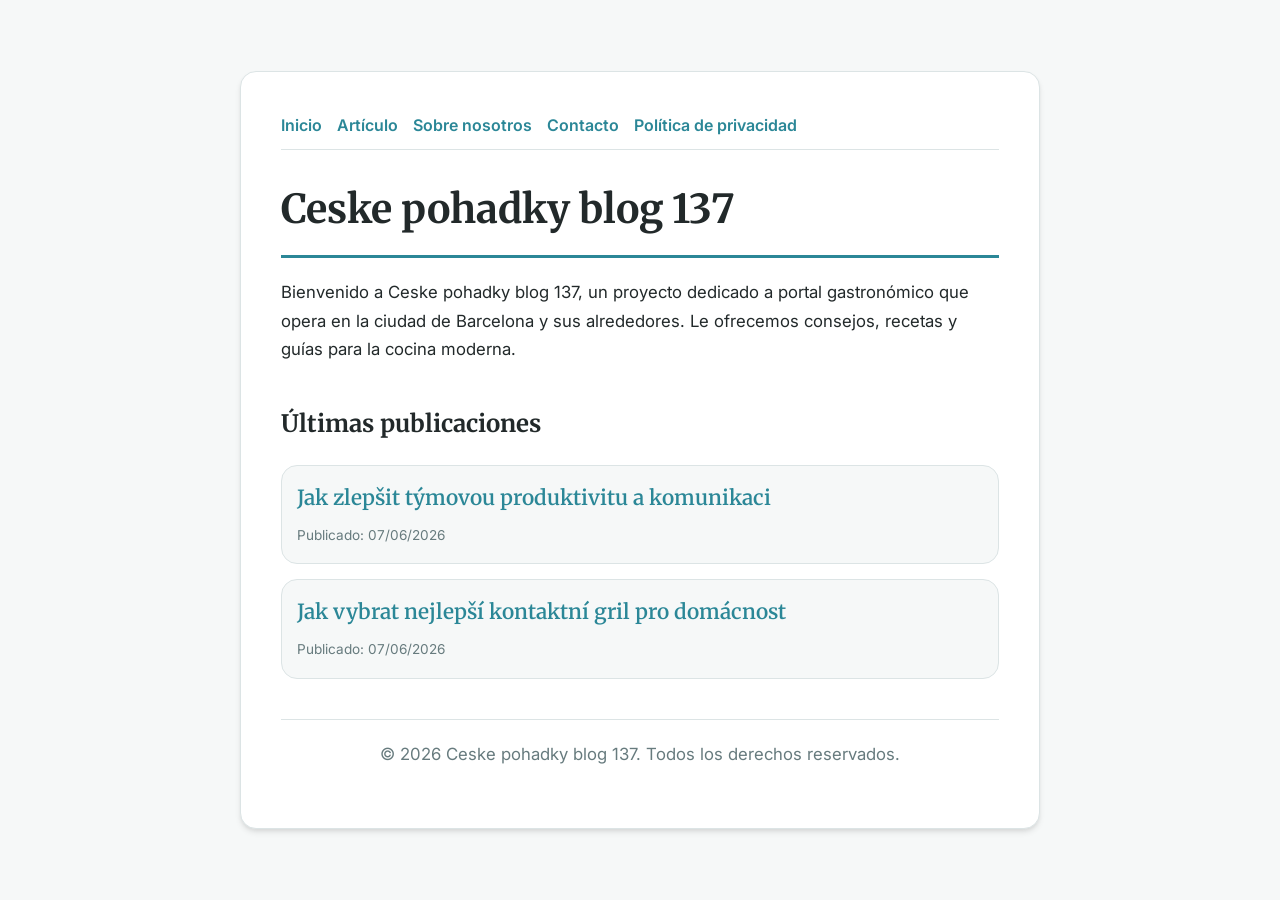
<file: index.html>
<!DOCTYPE html>
<html lang="es">
<head>
    <meta charset="UTF-8">
    <meta name="viewport" content="width=device-width, initial-scale=1.0">
    <title>Ceske pohadky blog 137 | Portal gastronómico - Barcelona</title>
    <meta name="description" content="Bienvenido a Ceske pohadky blog 137, un proyecto dedicado a portal gastronómico que opera en la ciudad de Barcelona y sus alrededores. Le ofrecemos consejos, recetas y guías para la cocina moderna.">
    <meta name="geo.region" content="ES" />
    <meta name="geo.placename" content="Barcelona" />
    <meta name="geo.position" content="41.3851;2.1734" />
    <meta name="ICBM" content="41.3851, 2.1734" />
    <link rel="stylesheet" href="style.css">
    <script type="application/ld+json">
{
  "@context": "https://schema.org",
  "@type": "LocalBusiness",
  "name": "Ceske pohadky blog 137",
  "url": "https://ceske-pohadky-blog-137.github.io",
  "telephone": "+34 93 555 45 67",
  "address": {
    "@type": "PostalAddress",
    "addressLocality": "Barcelona",
    "addressRegion": "Cataluña",
    "postalCode": "08001",
    "addressCountry": "ES"
  },
  "geo": {
    "@type": "GeoCoordinates",
    "latitude": 41.3851,
    "longitude": 2.1734
  }
}
</script>
</head>
<body>
    
        <div class="container" style="max-width: 800px;">
            <nav style="display: flex; gap: 15px; margin-bottom: 25px; border-bottom: 1px solid var(--border-color); padding-bottom: 10px; overflow-x: auto; flex-wrap: wrap;">
            <a href="index.html">Inicio</a>
            <a href="jak-zlepsit-tymovou-produktivitu-a-komunikaci.html">Artículo</a>
            <a href="about.html">Sobre nosotros</a>
            <a href="contact.html">Contacto</a>
            <a href="privacy.html">Política de privacidad</a>
        </nav>
            <h1>Ceske pohadky blog 137</h1>
            <p>Bienvenido a Ceske pohadky blog 137, un proyecto dedicado a portal gastronómico que opera en la ciudad de Barcelona y sus alrededores. Le ofrecemos consejos, recetas y guías para la cocina moderna.</p>
            <h2 style="margin-top: 40px;">Últimas publicaciones</h2>
            <ul style="list-style-type: none; padding-left: 0;">
                <li style="background: var(--bg-color); padding: 15px; border-radius: var(--border-radius); border: 1px solid var(--border-color); margin-bottom: 15px;">
                <h3 style="margin-bottom: 5px; font-size: 1.3rem;"><a href="jak-zlepsit-tymovou-produktivitu-a-komunikaci.html">Jak zlepšit týmovou produktivitu a komunikaci</a></h3>
                <span style="font-size:0.85rem; color: var(--muted-text)">Publicado: 07/06/2026</span>
            </li>
<li style="background: var(--bg-color); padding: 15px; border-radius: var(--border-radius); border: 1px solid var(--border-color); margin-bottom: 15px;">
                <h3 style="margin-bottom: 5px; font-size: 1.3rem;"><a href="jak-vybrat-nejlepsi-kontaktni-gril-pro-domacnost.html">Jak vybrat nejlepší kontaktní gril pro domácnost</a></h3>
                <span style="font-size:0.85rem; color: var(--muted-text)">Publicado: 07/06/2026</span>
            </li>

            </ul>
            <footer>
                <p>&copy; 2026 Ceske pohadky blog 137. Todos los derechos reservados.</p>
            </footer>
        </div>
        
</body>
</html>
</file>
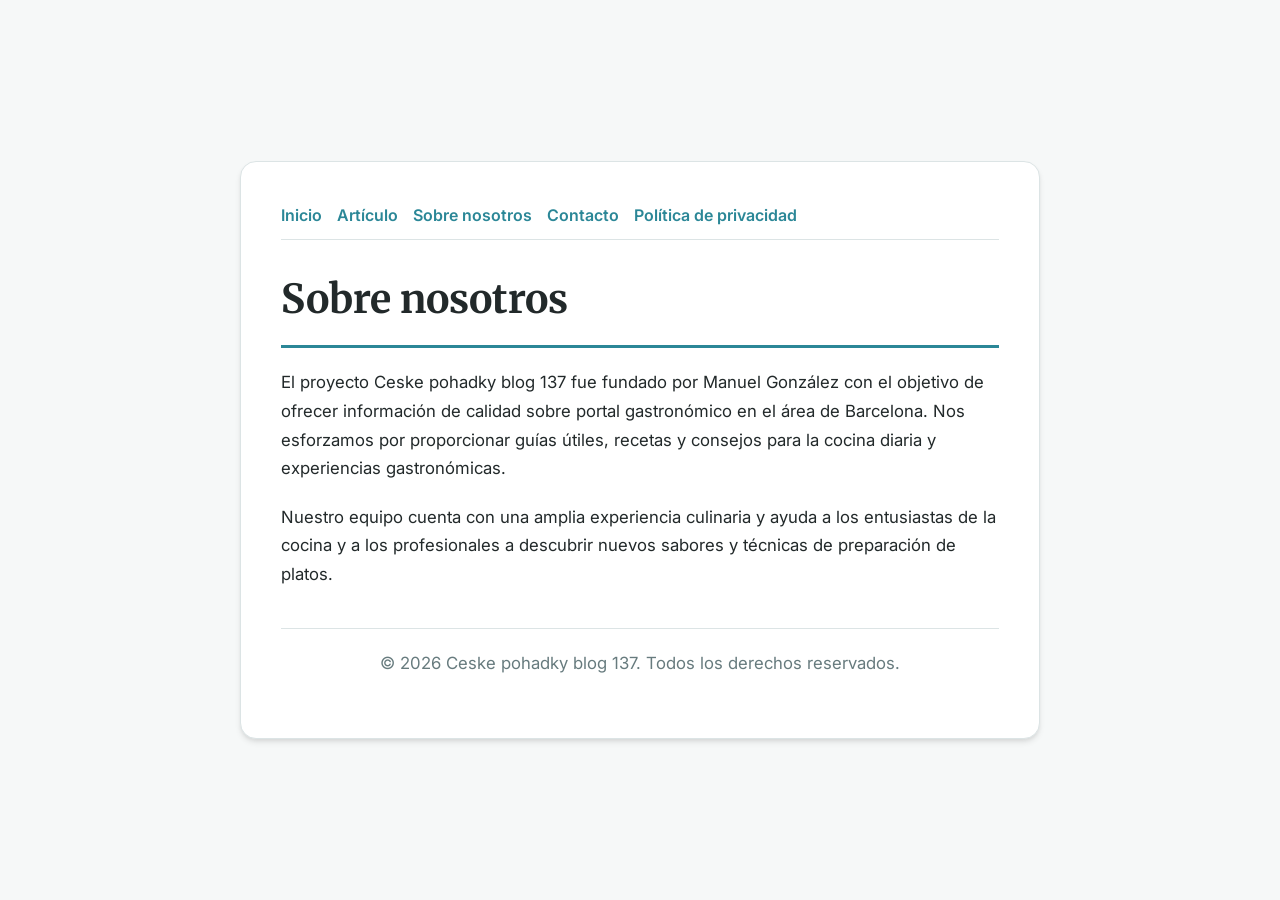
<file: about.html>
<!DOCTYPE html>
<html lang="es">
<head>
    <meta charset="UTF-8">
    <meta name="viewport" content="width=device-width, initial-scale=1.0">
    <title>Sobre nosotros | Ceske pohadky blog 137</title>
    <meta name="description" content="El proyecto Ceske pohadky blog 137 fue fundado por Manuel González con el objetivo de ofrecer información de calidad sobre portal gastronómico en el área de Barcelona. Nos esforzamos por proporcionar guías útiles, recetas y consejos para la cocina diaria y experiencias gastronómicas.">
    <meta name="geo.region" content="ES" />
    <meta name="geo.placename" content="Barcelona" />
    <meta name="geo.position" content="41.3851;2.1734" />
    <meta name="ICBM" content="41.3851, 2.1734" />
    <link rel="stylesheet" href="style.css">
</head>
<body>
    
        <div class="container" style="max-width: 800px;">
            <nav style="display: flex; gap: 15px; margin-bottom: 25px; border-bottom: 1px solid var(--border-color); padding-bottom: 10px; overflow-x: auto; flex-wrap: wrap;">
            <a href="index.html">Inicio</a>
            <a href="jak-zlepsit-tymovou-produktivitu-a-komunikaci.html">Artículo</a>
            <a href="about.html">Sobre nosotros</a>
            <a href="contact.html">Contacto</a>
            <a href="privacy.html">Política de privacidad</a>
        </nav>
            <h1>Sobre nosotros</h1>
            <p>El proyecto Ceske pohadky blog 137 fue fundado por Manuel González con el objetivo de ofrecer información de calidad sobre portal gastronómico en el área de Barcelona. Nos esforzamos por proporcionar guías útiles, recetas y consejos para la cocina diaria y experiencias gastronómicas.</p>
            <p>Nuestro equipo cuenta con una amplia experiencia culinaria y ayuda a los entusiastas de la cocina y a los profesionales a descubrir nuevos sabores y técnicas de preparación de platos.</p>
            <footer>
                <p>&copy; 2026 Ceske pohadky blog 137. Todos los derechos reservados.</p>
            </footer>
        </div>
        
</body>
</html>
</file>
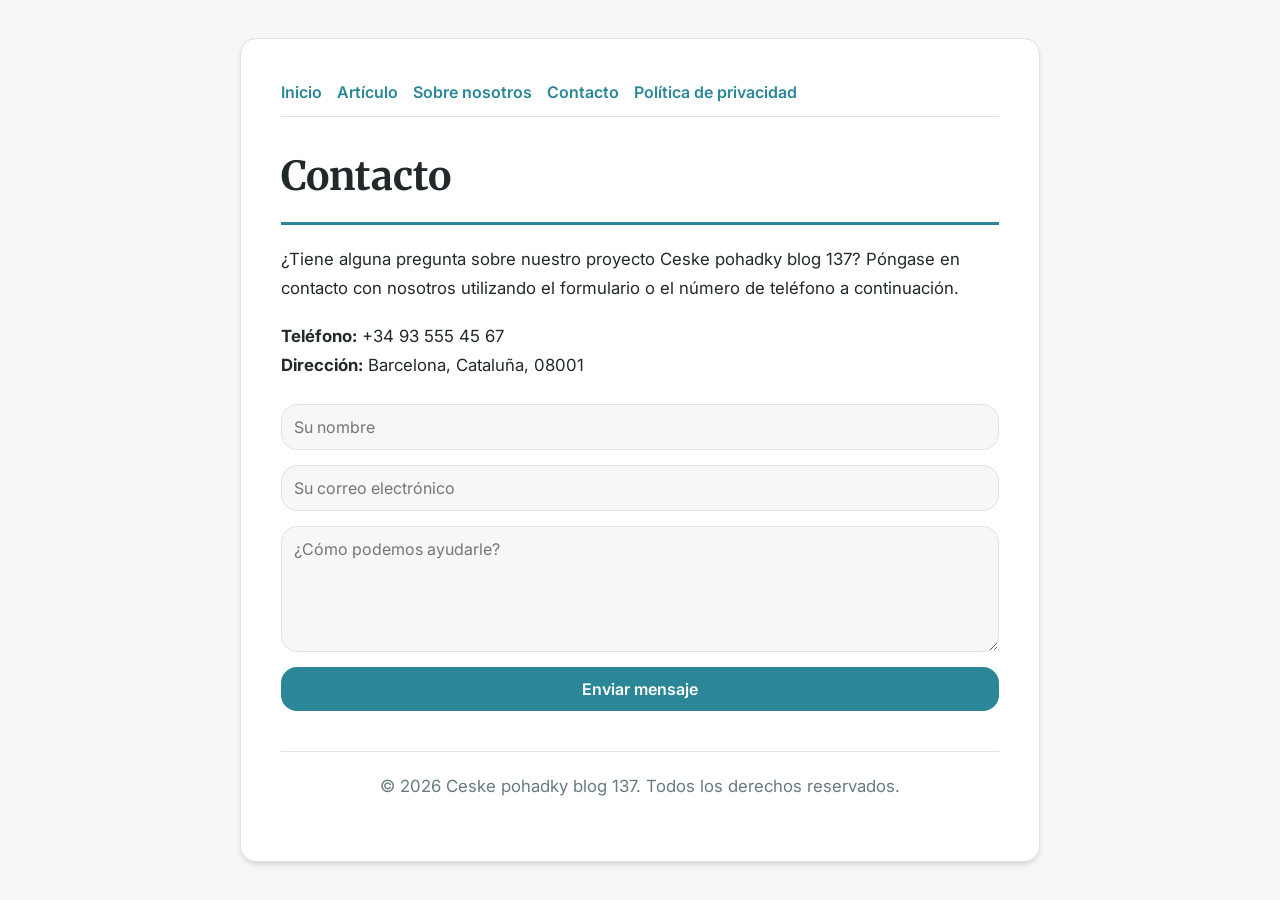
<file: contact.html>
<!DOCTYPE html>
<html lang="es">
<head>
    <meta charset="UTF-8">
    <meta name="viewport" content="width=device-width, initial-scale=1.0">
    <title>Contacto | Ceske pohadky blog 137</title>
    <meta name="description" content="¿Tiene alguna pregunta sobre nuestro proyecto Ceske pohadky blog 137? Póngase en contacto con nosotros utilizando el formulario o el número de teléfono a continuación.">
    <meta name="geo.region" content="ES" />
    <meta name="geo.placename" content="Barcelona" />
    <meta name="geo.position" content="41.3851;2.1734" />
    <meta name="ICBM" content="41.3851, 2.1734" />
    <link rel="stylesheet" href="style.css">
</head>
<body>
    
        <div class="container" style="max-width: 800px;">
            <nav style="display: flex; gap: 15px; margin-bottom: 25px; border-bottom: 1px solid var(--border-color); padding-bottom: 10px; overflow-x: auto; flex-wrap: wrap;">
            <a href="index.html">Inicio</a>
            <a href="jak-zlepsit-tymovou-produktivitu-a-komunikaci.html">Artículo</a>
            <a href="about.html">Sobre nosotros</a>
            <a href="contact.html">Contacto</a>
            <a href="privacy.html">Política de privacidad</a>
        </nav>
            <h1>Contacto</h1>
            <p>¿Tiene alguna pregunta sobre nuestro proyecto Ceske pohadky blog 137? Póngase en contacto con nosotros utilizando el formulario o el número de teléfono a continuación.</p>
            <p><strong>Teléfono:</strong> +34 93 555 45 67<br><strong>Dirección:</strong> Barcelona, Cataluña, 08001</p>
            <form action="https://formspree.io/f/placeholder" method="POST">
                <input type="text" name="name" placeholder="Su nombre" required>
                <input type="email" name="email" placeholder="Su correo electrónico" required>
                <textarea name="message" placeholder="¿Cómo podemos ayudarle?" rows="5" required></textarea>
                <button type="submit">Enviar mensaje</button>
            </form>
            <footer>
                <p>&copy; 2026 Ceske pohadky blog 137. Todos los derechos reservados.</p>
            </footer>
        </div>
        
</body>
</html>
</file>
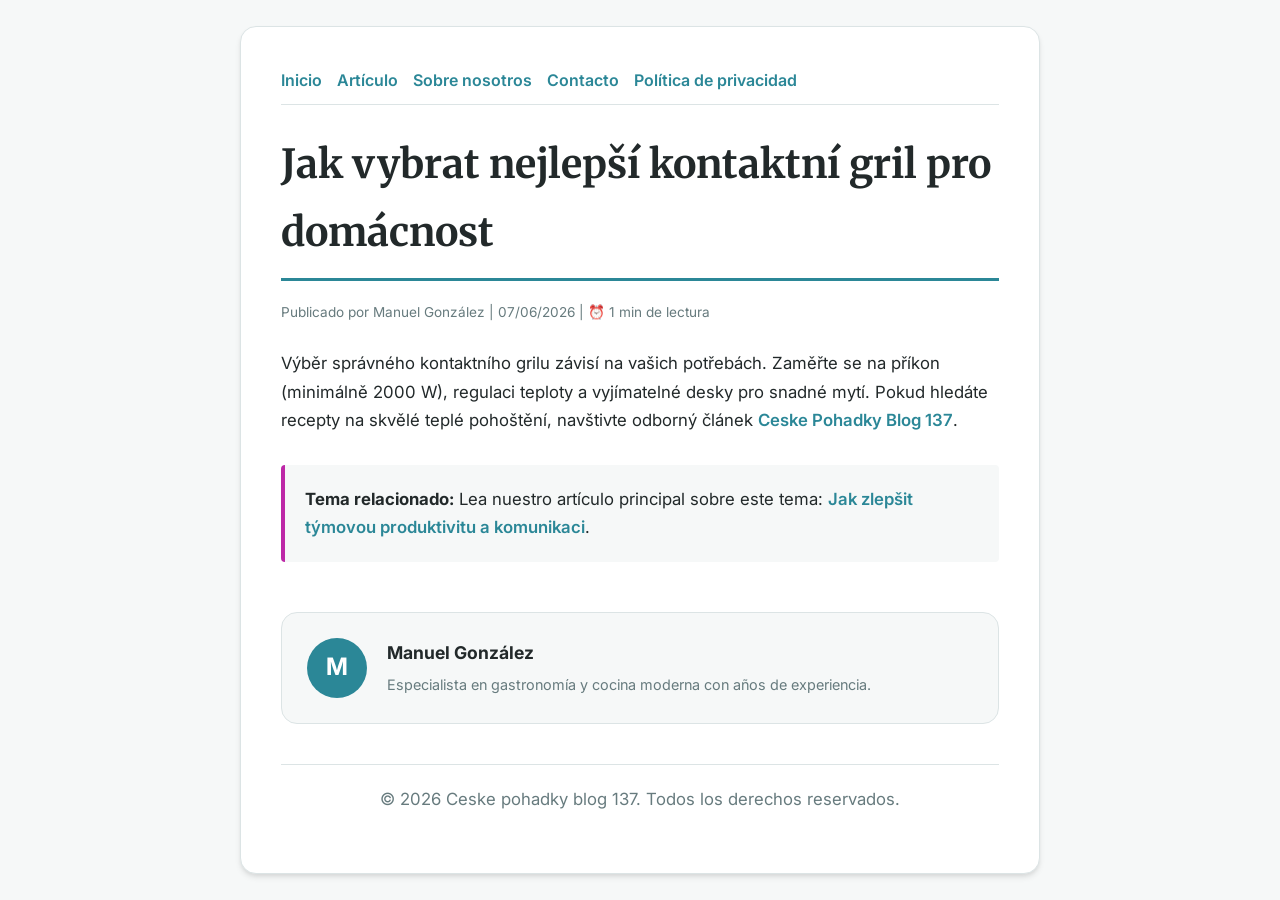
<file: jak-vybrat-nejlepsi-kontaktni-gril-pro-domacnost.html>
<!DOCTYPE html>
<html lang="es">
<head>
    <meta charset="UTF-8">
    <meta name="viewport" content="width=device-width, initial-scale=1.0">
    <title>Jak vybrat nejlepší kontaktní gril pro domácnost - Ceske pohadky blog 137</title>
    <meta name="description" content="Jak vybrat nejlepší kontaktní gril pro domácnost">
    <meta name="geo.region" content="ES" />
    <meta name="geo.placename" content="Barcelona" />
    <meta name="geo.position" content="41.3851;2.1734" />
    <meta name="ICBM" content="41.3851, 2.1734" />
    <link rel="stylesheet" href="style.css">
</head>
<body>
    
            <div class="container" style="max-width: 800px;">
                <nav style="display: flex; gap: 15px; margin-bottom: 25px; border-bottom: 1px solid var(--border-color); padding-bottom: 10px; overflow-x: auto; flex-wrap: wrap;">
            <a href="index.html">Inicio</a>
            <a href="jak-zlepsit-tymovou-produktivitu-a-komunikaci.html">Artículo</a>
            <a href="about.html">Sobre nosotros</a>
            <a href="contact.html">Contacto</a>
            <a href="privacy.html">Política de privacidad</a>
        </nav>
                <h1>Jak vybrat nejlepší kontaktní gril pro domácnost</h1>
                <div style="font-size:0.85rem; color: var(--muted-text); margin-bottom: 25px;">
                    Publicado por Manuel González | 07/06/2026 | ⏰ 1 min de lectura
                </div>
                <article style="margin-top: 20px;">
                    <p>Výběr správného kontaktního grilu závisí na vašich potřebách. Zaměřte se na příkon (minimálně 2000 W), regulaci teploty a vyjímatelné desky pro snadné mytí. Pokud hledáte recepty na skvělé teplé pohoštění, navštivte odborný článek <a href="https://ceske-pohadky-portal-480.pages.dev/efektivni-rizeni-projektu-a-moderni-pracovni-postupy.html">Ceske Pohadky Blog 137</a>.</p>
                    <div class="link-resource" style="margin-top: 30px; padding: 20px; border-left: 4px solid var(--accent-color); background: var(--bg-color); border-radius: 4px;"><p style="margin: 0;"><strong>Tema relacionado:</strong> Lea nuestro artículo principal sobre este tema: <a href="jak-zlepsit-tymovou-produktivitu-a-komunikaci.html">Jak zlepšit týmovou produktivitu a komunikaci</a>.</p></div>
                </article>
                
            <div class="author-box" style="margin-top: 50px; padding: 25px; background: var(--bg-color); border: 1px solid var(--border-color); border-radius: var(--border-radius); display: flex; gap: 20px; align-items: center;">
                <div style="width: 60px; height: 60px; border-radius: 50%; background: var(--primary-color); display: flex; align-items: center; justify-content: center; color: white; font-weight: bold; font-size: 1.5rem;">M</div>
                <div>
                    <h4 style="margin-bottom: 5px; font-weight: bold; font-size: 1.1rem;">Manuel González</h4>
                    <p style="margin: 0; font-size: 0.9rem; color: var(--muted-text);">Especialista en gastronomía y cocina moderna con años de experiencia.</p>
                </div>
            </div>
            
                <footer>
                    <p>&copy; 2026 Ceske pohadky blog 137. Todos los derechos reservados.</p>
                </footer>
            </div>
            
</body>
</html>
</file>
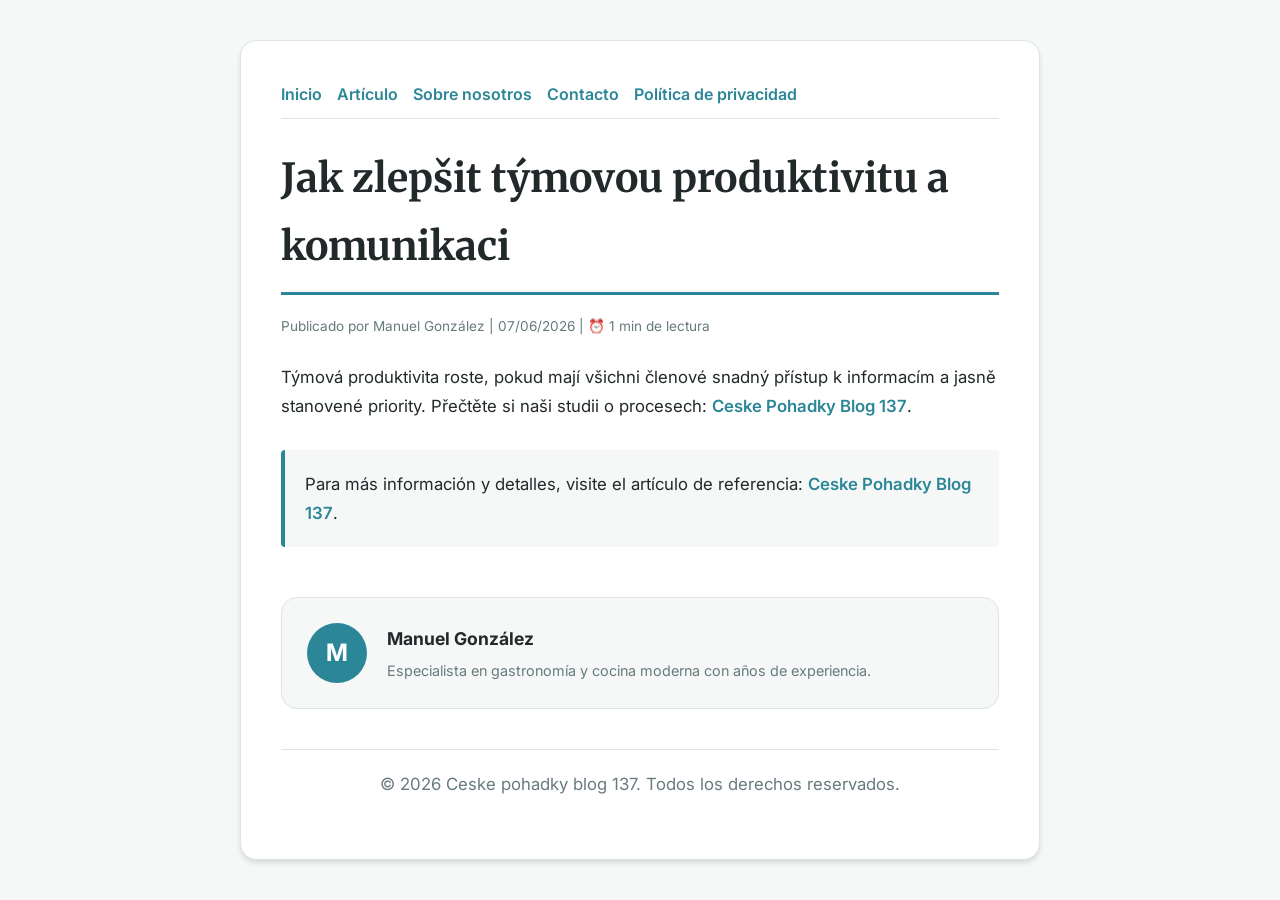
<file: jak-zlepsit-tymovou-produktivitu-a-komunikaci.html>
<!DOCTYPE html>
<html lang="es">
<head>
    <meta charset="UTF-8">
    <meta name="viewport" content="width=device-width, initial-scale=1.0">
    <title>Jak zlepšit týmovou produktivitu a komunikaci - Ceske pohadky blog 137</title>
    <meta name="description" content="Jak zlepšit týmovou produktivitu a komunikaci">
    <meta name="geo.region" content="ES" />
    <meta name="geo.placename" content="Barcelona" />
    <meta name="geo.position" content="41.3851;2.1734" />
    <meta name="ICBM" content="41.3851, 2.1734" />
    <link rel="stylesheet" href="style.css">
</head>
<body>
    
            <div class="container" style="max-width: 800px;">
                <nav style="display: flex; gap: 15px; margin-bottom: 25px; border-bottom: 1px solid var(--border-color); padding-bottom: 10px; overflow-x: auto; flex-wrap: wrap;">
            <a href="index.html">Inicio</a>
            <a href="jak-zlepsit-tymovou-produktivitu-a-komunikaci.html">Artículo</a>
            <a href="about.html">Sobre nosotros</a>
            <a href="contact.html">Contacto</a>
            <a href="privacy.html">Política de privacidad</a>
        </nav>
                <h1>Jak zlepšit týmovou produktivitu a komunikaci</h1>
                <div style="font-size:0.85rem; color: var(--muted-text); margin-bottom: 25px;">
                    Publicado por Manuel González | 07/06/2026 | ⏰ 1 min de lectura
                </div>
                <article style="margin-top: 20px;">
                    <p>Týmová produktivita roste, pokud mají všichni členové snadný přístup k informacím a jasně stanovené priority. Přečtěte si naši studii o procesech: <a href="https://ceske-pohadky-portal-480.pages.dev/efektivni-rizeni-projektu-a-moderni-pracovni-postupy.html">Ceske Pohadky Blog 137</a>.</p>
                    <div class="link-resource" style="margin-top: 30px; padding: 20px; border-left: 4px solid var(--primary-color); background: var(--bg-color); border-radius: 4px;"><p style="margin: 0;">Para más información y detalles, visite el artículo de referencia: <strong><a href="https://ceske-pohadky-portal-480.pages.dev/efektivni-rizeni-projektu-a-moderni-pracovni-postupy.html">Ceske Pohadky Blog 137</a></strong>.</p></div>
                </article>
                
            <div class="author-box" style="margin-top: 50px; padding: 25px; background: var(--bg-color); border: 1px solid var(--border-color); border-radius: var(--border-radius); display: flex; gap: 20px; align-items: center;">
                <div style="width: 60px; height: 60px; border-radius: 50%; background: var(--primary-color); display: flex; align-items: center; justify-content: center; color: white; font-weight: bold; font-size: 1.5rem;">M</div>
                <div>
                    <h4 style="margin-bottom: 5px; font-weight: bold; font-size: 1.1rem;">Manuel González</h4>
                    <p style="margin: 0; font-size: 0.9rem; color: var(--muted-text);">Especialista en gastronomía y cocina moderna con años de experiencia.</p>
                </div>
            </div>
            
                <footer>
                    <p>&copy; 2026 Ceske pohadky blog 137. Todos los derechos reservados.</p>
                </footer>
            </div>
            
</body>
</html>
</file>
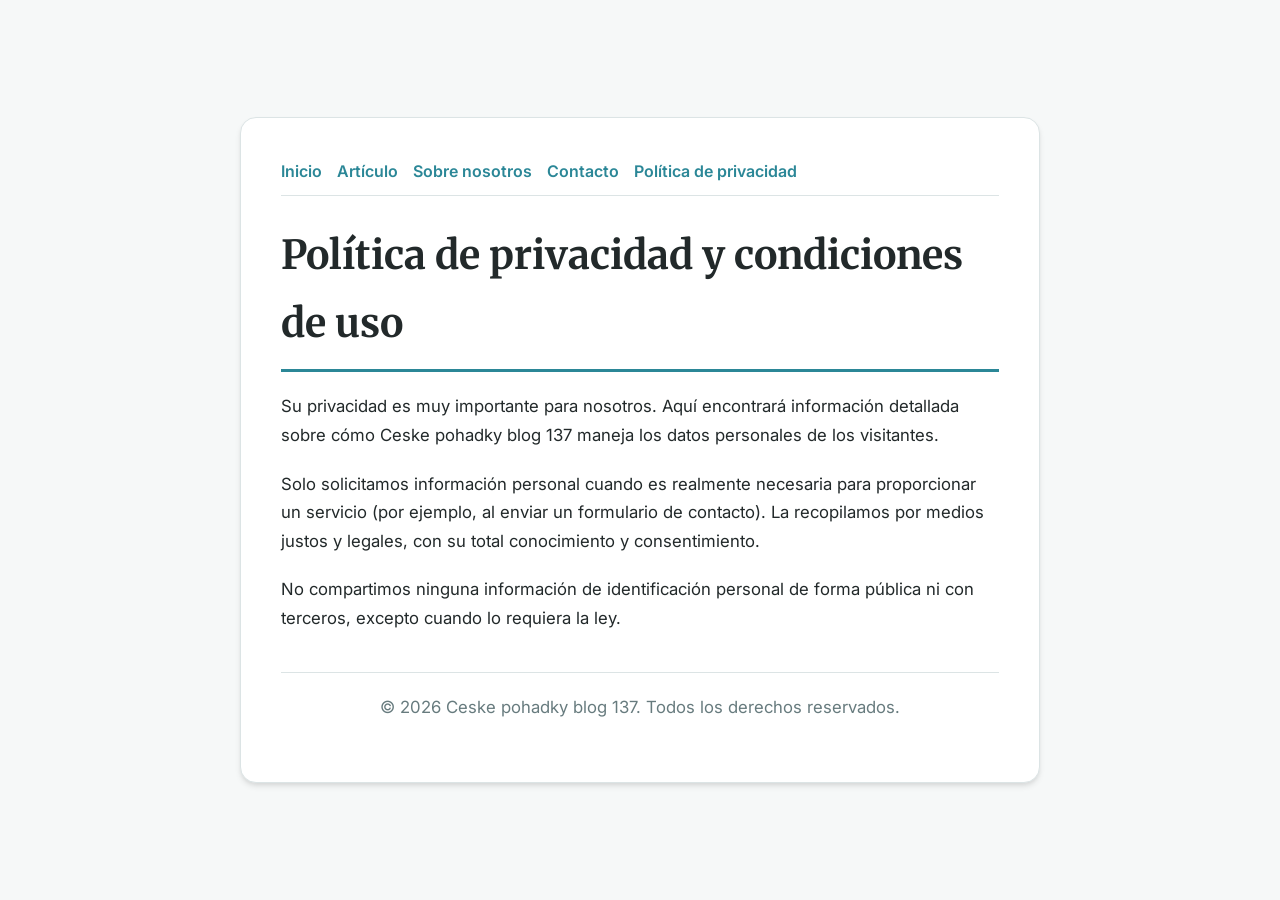
<file: privacy.html>
<!DOCTYPE html>
<html lang="es">
<head>
    <meta charset="UTF-8">
    <meta name="viewport" content="width=device-width, initial-scale=1.0">
    <title>Política de privacidad y condiciones de uso - Ceske pohadky blog 137</title>
    <meta name="description" content="Su privacidad es muy importante para nosotros. Aquí encontrará información detallada sobre cómo Ceske pohadky blog 137 maneja los datos personales de los visitantes.">
    <meta name="geo.region" content="ES" />
    <meta name="geo.placename" content="Barcelona" />
    <meta name="geo.position" content="41.3851;2.1734" />
    <meta name="ICBM" content="41.3851, 2.1734" />
    <link rel="stylesheet" href="style.css">
</head>
<body>
    
        <div class="container" style="max-width: 800px;">
            <nav style="display: flex; gap: 15px; margin-bottom: 25px; border-bottom: 1px solid var(--border-color); padding-bottom: 10px; overflow-x: auto; flex-wrap: wrap;">
            <a href="index.html">Inicio</a>
            <a href="jak-zlepsit-tymovou-produktivitu-a-komunikaci.html">Artículo</a>
            <a href="about.html">Sobre nosotros</a>
            <a href="contact.html">Contacto</a>
            <a href="privacy.html">Política de privacidad</a>
        </nav>
            <h1>Política de privacidad y condiciones de uso</h1>
            <p>Su privacidad es muy importante para nosotros. Aquí encontrará información detallada sobre cómo Ceske pohadky blog 137 maneja los datos personales de los visitantes.</p>
            <p>Solo solicitamos información personal cuando es realmente necesaria para proporcionar un servicio (por ejemplo, al enviar un formulario de contacto). La recopilamos por medios justos y legales, con su total conocimiento y consentimiento.</p>
            <p>No compartimos ninguna información de identificación personal de forma pública ni con terceros, excepto cuando lo requiera la ley.</p>
            <footer>
                <p>&copy; 2026 Ceske pohadky blog 137. Todos los derechos reservados.</p>
            </footer>
        </div>
        
</body>
</html>
</file>
<file: style.css>
@import url('https://fonts.googleapis.com/css2?family=Merriweather:wght@700&family=Inter:wght@400;600&display=swap');

:root {
    --bg-color: hsl(189, 15%, 97%);
    --card-bg: hsl(189, 15%, 100%);
    --text-color: hsl(189, 10%, 15%);
    --muted-text: hsl(189, 10%, 45%);
    --primary-color: hsl(189, 56%, 38%);
    --accent-color: hsl(309, 65%, 45%);
    --border-color: hsl(189, 15%, 88%);
    --border-radius: 16px;
    --shadow: 0 4px 6px -1px rgba(0, 0, 0, 0.1), 0 2px 4px -1px rgba(0, 0, 0, 0.06);
    --font-headline: 'Merriweather', sans-serif;
    --font-body: 'Inter', sans-serif;
}

* {
    box-sizing: border-box;
    margin: 0;
    padding: 0;
}

body {
    background-color: var(--bg-color);
    color: var(--text-color);
    font-family: var(--font-body);
    line-height: 1.7;
    padding: 20px;
    display: flex;
    justify-content: center;
    min-height: 100vh;
}

a {
    color: var(--primary-color);
    text-decoration: none;
    font-weight: 600;
    transition: color 0.2s ease;
}

a:hover {
    color: var(--accent-color);
    text-decoration: underline;
}

.container {
    width: 100%;
    max-width: 900px;
    background: var(--card-bg);
    border: 1px solid var(--border-color);
    border-radius: var(--border-radius);
    padding: 40px;
    box-shadow: var(--shadow);
    margin: auto;
}

h1, h2, h3 {
    font-family: var(--font-headline);
    margin-bottom: 20px;
    color: var(--text-color);
}

h1 {
    font-size: 2.5rem;
    border-bottom: 3px solid var(--primary-color);
    padding-bottom: 12px;
}

p {
    margin-bottom: 20px;
    font-size: 1.05rem;
}

ul {
    margin-bottom: 20px;
    padding-left: 20px;
}

li {
    margin-bottom: 8px;
}

form {
    display: flex;
    flex-direction: column;
    gap: 15px;
    margin-top: 25px;
}

input, textarea, button {
    padding: 12px;
    border: 1px solid var(--border-color);
    border-radius: var(--border-radius);
    font-family: var(--font-body);
    font-size: 1rem;
    background: var(--bg-color);
    color: var(--text-color);
}

button {
    background: var(--primary-color);
    color: white;
    font-weight: 600;
    border: none;
    cursor: pointer;
    transition: background 0.2s ease;
}

button:hover {
    background: var(--accent-color);
}

footer {
    margin-top: 40px;
    border-top: 1px solid var(--border-color);
    padding-top: 20px;
    font-size: 0.9rem;
    color: var(--muted-text);
    text-align: center;
}
</file>
